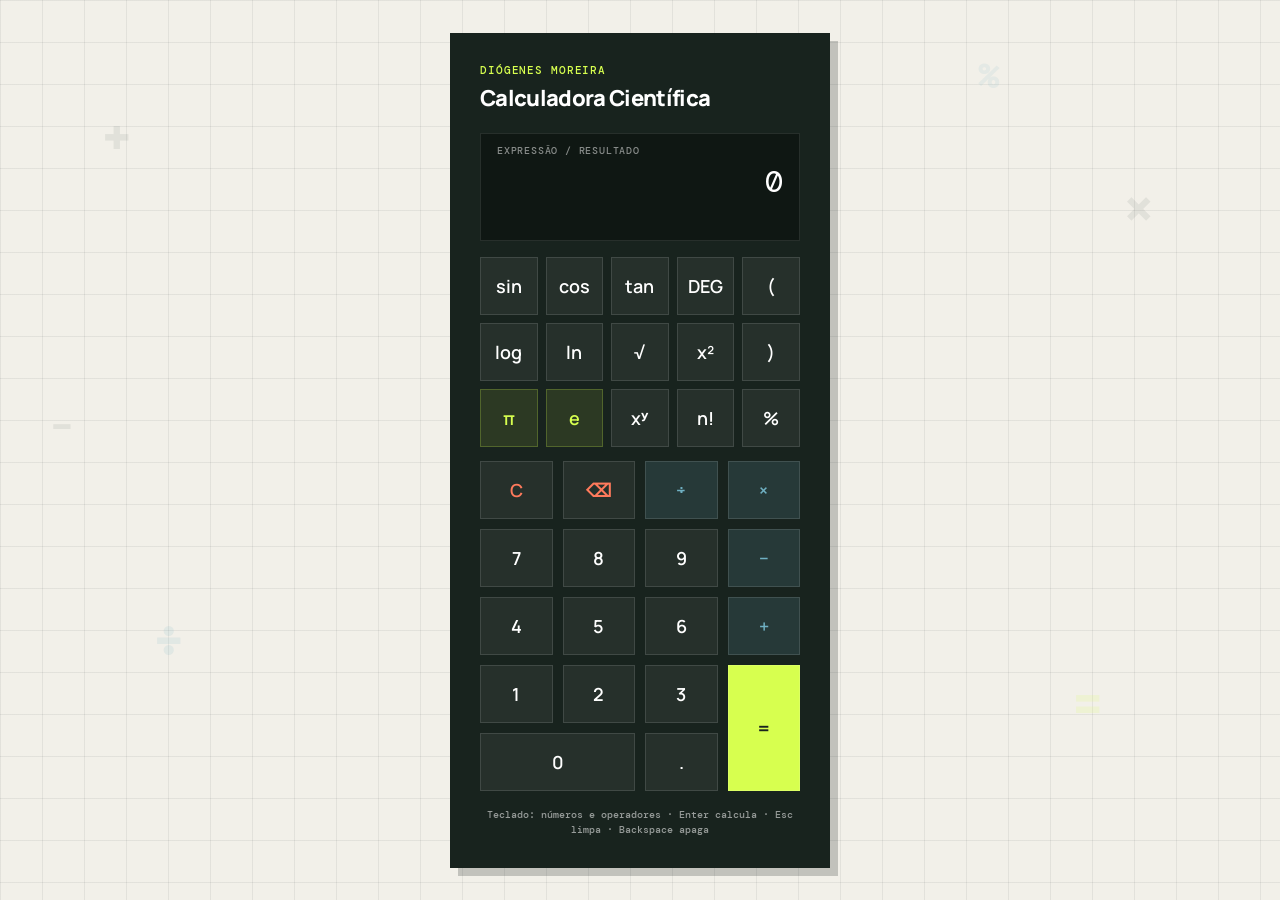
<file: index.html>
<!DOCTYPE html>
<html lang="pt-BR">
<head>
  <meta charset="UTF-8" />
  <meta name="viewport" content="width=device-width, initial-scale=1.0" />
  <meta name="description" content="Calculadora científica feita com HTML, CSS e JavaScript por Diógenes Moreira." />
  <title>Calculadora Científica | Diógenes Moreira</title>
  <link rel="preconnect" href="https://fonts.googleapis.com" />
  <link rel="preconnect" href="https://fonts.gstatic.com" crossorigin />
  <link
    href="https://fonts.googleapis.com/css2?family=DM+Mono:wght@500&family=Manrope:wght@500;700;800&display=swap"
    rel="stylesheet"
  />
  <link rel="stylesheet" href="style.css" />
</head>
<body>
  <div class="bg-decor" aria-hidden="true">
    <span>+</span>
    <span>÷</span>
    <span>×</span>
    <span>=</span>
    <span>−</span>
    <span>%</span>
  </div>

  <main class="calculator">
    <p class="eyebrow">Diógenes Moreira</p>
    <h1>Calculadora Científica</h1>

    <div class="display" aria-live="polite" aria-atomic="true">
      <span class="display-label">Expressão / resultado</span>
      <output id="resultado">0</output>
    </div>

    <section class="key-section" aria-labelledby="cientificas-label">
      <h2 id="cientificas-label" class="sr-only">Funções científicas</h2>
      <div class="keys keys-cientifica">
      <button class="botao sci" type="button" data-value="sin(">sin</button>
      <button class="botao sci" type="button" data-value="cos(">cos</button>
      <button class="botao sci" type="button" data-value="tan(">tan</button>
      <button class="botao sci modo" type="button" id="toggle-modo" data-action="toggle-mode" aria-pressed="false">DEG</button>
      <button class="botao sci" type="button" data-value="(">(</button>

      <button class="botao sci" type="button" data-value="log(">log</button>
      <button class="botao sci" type="button" data-value="ln(">ln</button>
      <button class="botao sci" type="button" data-value="√(">√</button>
      <button class="botao sci" type="button" data-action="square">x²</button>
      <button class="botao sci" type="button" data-value=")">)</button>

      <button class="botao sci acid" type="button" data-value="π">π</button>
      <button class="botao sci acid" type="button" data-value="E">e</button>
      <button class="botao sci" type="button" data-value="^">xʸ</button>
      <button class="botao sci" type="button" data-value="!">n!</button>
      <button class="botao sci" type="button" data-value="%">%</button>
      </div>
    </section>

    <section class="key-section" aria-labelledby="basicas-label">
      <h2 id="basicas-label" class="sr-only">Operações básicas</h2>
      <div class="keys keys-basicas">
      <button class="botao chave" type="button" data-action="clear">C</button>
      <button class="botao chave" type="button" data-action="backspace" aria-label="Apagar último caractere">⌫</button>
      <button class="botao operador" type="button" data-value="/">÷</button>
      <button class="botao operador" type="button" data-value="*">×</button>

      <button class="botao" type="button" data-value="7">7</button>
      <button class="botao" type="button" data-value="8">8</button>
      <button class="botao" type="button" data-value="9">9</button>
      <button class="botao operador" type="button" data-value="-">−</button>

      <button class="botao" type="button" data-value="4">4</button>
      <button class="botao" type="button" data-value="5">5</button>
      <button class="botao" type="button" data-value="6">6</button>
      <button class="botao operador" type="button" data-value="+">+</button>

      <button class="botao" type="button" data-value="1">1</button>
      <button class="botao" type="button" data-value="2">2</button>
      <button class="botao" type="button" data-value="3">3</button>
      <button class="botao igual" type="button" data-action="calculate" aria-label="Calcular resultado">=</button>

      <button class="botao zero" type="button" data-value="0">0</button>
      <button class="botao" type="button" data-value=".">.</button>
      </div>
    </section>

    <p class="keyboard-hint">Teclado: números e operadores · Enter calcula · Esc limpa · Backspace apaga</p>
  </main>

  <script src="script.js"></script>
</body>
</html>
</file>
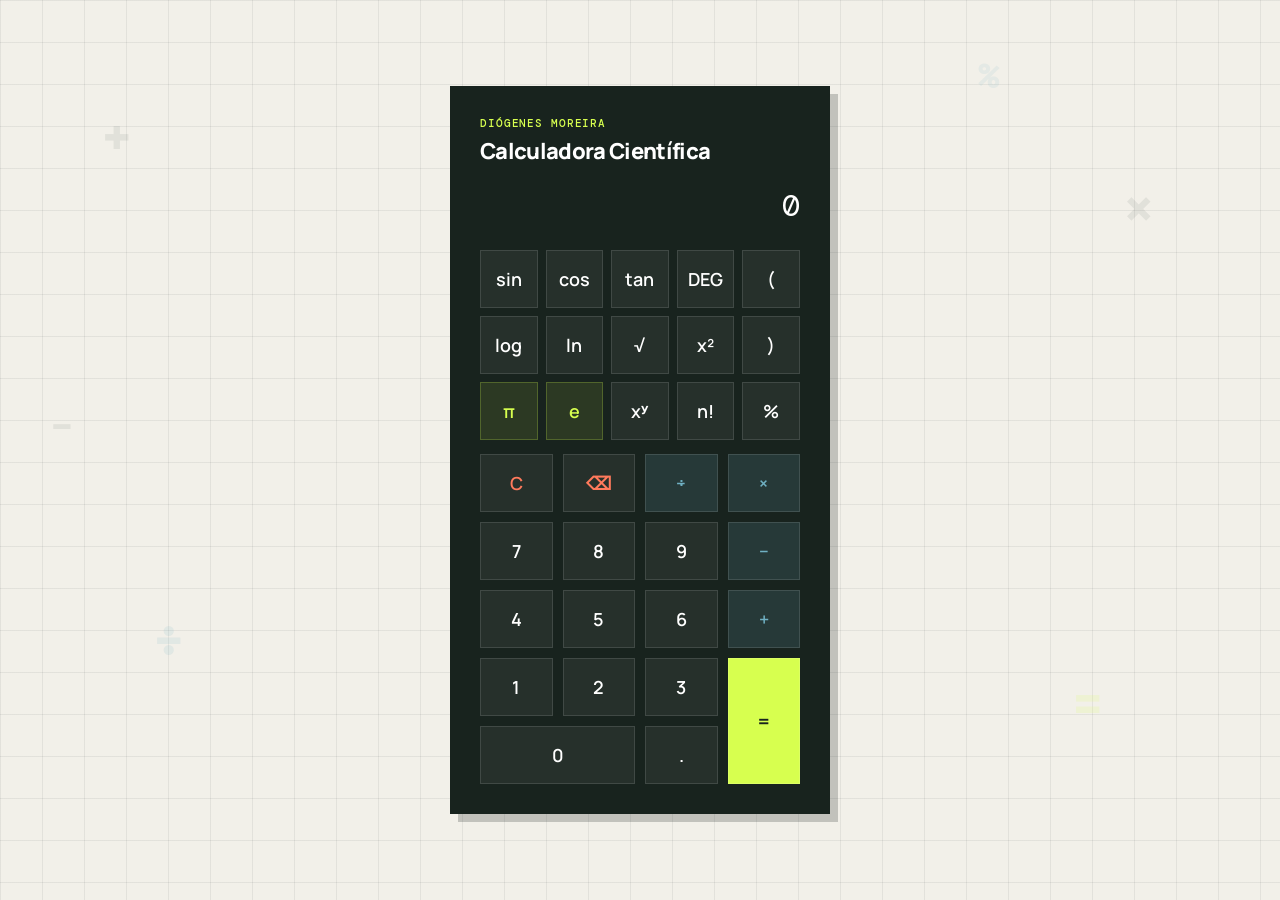
<file: calculadora.html>
<!DOCTYPE html>
<html lang="pt-BR">
<head>
  <meta charset="UTF-8" />
  <meta name="viewport" content="width=device-width, initial-scale=1.0" />
  <meta name="description" content="Calculadora científica feita com HTML, CSS e JavaScript por Diógenes Moreira." />
  <title>Calculadora Científica | Diógenes Moreira</title>
  <link rel="preconnect" href="https://fonts.googleapis.com" />
  <link rel="preconnect" href="https://fonts.gstatic.com" crossorigin />
  <link
    href="https://fonts.googleapis.com/css2?family=DM+Mono:wght@500&family=Manrope:wght@500;700;800&display=swap"
    rel="stylesheet"
  />
  <link rel="stylesheet" href="style.css" />
</head>
<body>
  <div class="bg-decor" aria-hidden="true">
    <span>+</span>
    <span>÷</span>
    <span>×</span>
    <span>=</span>
    <span>−</span>
    <span>%</span>
  </div>

  <main class="calculator">
    <p class="eyebrow">Diógenes Moreira</p>
    <h1>Calculadora Científica</h1>

    <output id="resultado" aria-live="polite">0</output>

    <div class="keys keys-cientifica">
      <button class="botao sci" type="button" data-value="sin(">sin</button>
      <button class="botao sci" type="button" data-value="cos(">cos</button>
      <button class="botao sci" type="button" data-value="tan(">tan</button>
      <button class="botao sci modo" type="button" id="toggle-modo" data-action="toggle-mode" aria-pressed="false">DEG</button>
      <button class="botao sci" type="button" data-value="(">(</button>

      <button class="botao sci" type="button" data-value="log(">log</button>
      <button class="botao sci" type="button" data-value="ln(">ln</button>
      <button class="botao sci" type="button" data-value="√(">√</button>
      <button class="botao sci" type="button" data-action="square">x²</button>
      <button class="botao sci" type="button" data-value=")">)</button>

      <button class="botao sci acid" type="button" data-value="π">π</button>
      <button class="botao sci acid" type="button" data-value="E">e</button>
      <button class="botao sci" type="button" data-value="^">xʸ</button>
      <button class="botao sci" type="button" data-value="!">n!</button>
      <button class="botao sci" type="button" data-value="%">%</button>
    </div>

    <div class="keys keys-basicas">
      <button class="botao chave" type="button" data-action="clear">C</button>
      <button class="botao chave" type="button" data-action="backspace" aria-label="Apagar último caractere">⌫</button>
      <button class="botao operador" type="button" data-value="/">÷</button>
      <button class="botao operador" type="button" data-value="*">×</button>

      <button class="botao" type="button" data-value="7">7</button>
      <button class="botao" type="button" data-value="8">8</button>
      <button class="botao" type="button" data-value="9">9</button>
      <button class="botao operador" type="button" data-value="-">−</button>

      <button class="botao" type="button" data-value="4">4</button>
      <button class="botao" type="button" data-value="5">5</button>
      <button class="botao" type="button" data-value="6">6</button>
      <button class="botao operador" type="button" data-value="+">+</button>

      <button class="botao" type="button" data-value="1">1</button>
      <button class="botao" type="button" data-value="2">2</button>
      <button class="botao" type="button" data-value="3">3</button>
      <button class="botao igual" type="button" data-action="calculate" aria-label="Calcular resultado">=</button>

      <button class="botao zero" type="button" data-value="0">0</button>
      <button class="botao" type="button" data-value=".">.</button>
    </div>
  </main>

  <script src="script.js"></script>
</body>
</html>
</file>
<file: style.css>
@charset "UTF-8";

* {
  margin: 0;
  padding: 0;
  box-sizing: border-box;
}

:root {
  --ink: #18231e;
  --paper: #f2f0e9;
  --acid: #d7ff4f;
  --accent2: #6fb0c2;
  --warn: #ff7a5c;
  --panel: #0f1713;
  --grid-line: rgba(24, 35, 30, 0.07);
  --mono: "DM Mono", monospace;
  --sans: "Manrope", sans-serif;
}

body {
  min-height: 100vh;
  display: flex;
  align-items: center;
  justify-content: center;
  background-color: var(--paper);
  background-image: linear-gradient(var(--grid-line) 1px, transparent 1px),
    linear-gradient(90deg, var(--grid-line) 1px, transparent 1px);
  background-size: 42px 42px;
  font-family: var(--sans);
  color: var(--ink);
  padding: 32px 16px;
  position: relative;
  overflow: hidden;
}

.bg-decor {
  position: fixed;
  inset: 0;
  z-index: 0;
  overflow: hidden;
  pointer-events: none;
}

.bg-decor span {
  position: absolute;
  font: 700 46px var(--mono);
  color: var(--ink);
  opacity: 0.07;
  animation: float 9s ease-in-out infinite;
}

.bg-decor span:nth-child(1) {
  top: 12%;
  left: 8%;
  animation-delay: 0s;
}

.bg-decor span:nth-child(2) {
  top: 68%;
  left: 12%;
  color: var(--accent2);
  opacity: 0.12;
  animation-delay: 1.2s;
}

.bg-decor span:nth-child(3) {
  top: 20%;
  right: 10%;
  animation-delay: 2.4s;
}

.bg-decor span:nth-child(4) {
  top: 75%;
  right: 14%;
  color: var(--acid);
  opacity: 0.14;
  animation-delay: 0.6s;
}

.bg-decor span:nth-child(5) {
  top: 45%;
  left: 4%;
  font-size: 34px;
  animation-delay: 3s;
}

.bg-decor span:nth-child(6) {
  top: 6%;
  right: 22%;
  font-size: 34px;
  color: var(--accent2);
  opacity: 0.1;
  animation-delay: 1.8s;
}

@keyframes float {
  0%,
  100% {
    transform: translateY(0);
  }
  50% {
    transform: translateY(-18px);
  }
}

.calculator {
  position: relative;
  z-index: 1;
  width: min(380px, 100%);
  background: var(--ink);
  color: #fff;
  padding: 28px;
  border: 2px solid var(--ink);
  box-shadow: 8px 8px 0 rgba(24, 35, 30, 0.22);
}

.eyebrow {
  font: 500 11px var(--mono);
  letter-spacing: 0.08em;
  text-transform: uppercase;
  color: var(--acid);
}

.calculator h1 {
  font: 800 22px var(--sans);
  letter-spacing: -0.03em;
  margin: 6px 0 20px;
}

.display {
  background: var(--panel);
  border: 1px solid rgba(255, 255, 255, 0.1);
  padding: 10px 16px 14px;
  margin-bottom: 16px;
}

.display-label {
  display: block;
  margin-bottom: 5px;
  color: rgba(255, 255, 255, 0.5);
  font: 500 10px var(--mono);
  letter-spacing: 0.08em;
  text-transform: uppercase;
}

#resultado {
  display: block;
  width: 100%;
  min-height: 64px;
  background: transparent;
  color: #fff;
  font: 30px var(--mono);
  text-align: right;
  padding: 0;
  overflow-x: auto;
  white-space: nowrap;
}

.sr-only {
  position: absolute;
  width: 1px;
  height: 1px;
  padding: 0;
  margin: -1px;
  overflow: hidden;
  clip: rect(0, 0, 0, 0);
  white-space: nowrap;
  border: 0;
}

.key-section { display: contents; }

/* ---------- Painel científico ---------- */
.keys-cientifica {
  display: grid;
  grid-template-columns: repeat(5, 1fr);
  gap: 8px;
  margin-bottom: 14px;
}

.sci {
  padding: 12px 0;
  font: 600 13px var(--mono);
  color: var(--accent2);
  background: rgba(111, 176, 194, 0.1);
  border: 1px solid rgba(111, 176, 194, 0.22);
}

.sci:hover {
  background: rgba(111, 176, 194, 0.2);
}

.sci.acid {
  color: var(--acid);
  background: rgba(215, 255, 79, 0.1);
  border-color: rgba(215, 255, 79, 0.22);
}

.sci.acid:hover {
  background: rgba(215, 255, 79, 0.18);
}

.modo {
  font-weight: 800;
  letter-spacing: 0.04em;
}

.modo[aria-pressed="true"] {
  background: var(--accent2);
  color: var(--ink);
}

/* ---------- Painel básico (números e operadores) ---------- */
.keys-basicas {
  display: grid;
  grid-template-columns: repeat(4, 1fr);
  grid-template-areas:
    "clear back div mult"
    "n7 n8 n9 minus"
    "n4 n5 n6 plus"
    "n1 n2 n3 equals"
    "zero zero dot equals";
  gap: 10px;
}

.keys-basicas button:nth-child(1) {
  grid-area: clear;
}
.keys-basicas button:nth-child(2) {
  grid-area: back;
}
.keys-basicas button:nth-child(3) {
  grid-area: div;
}
.keys-basicas button:nth-child(4) {
  grid-area: mult;
}
.keys-basicas button:nth-child(5) {
  grid-area: n7;
}
.keys-basicas button:nth-child(6) {
  grid-area: n8;
}
.keys-basicas button:nth-child(7) {
  grid-area: n9;
}
.keys-basicas button:nth-child(8) {
  grid-area: minus;
}
.keys-basicas button:nth-child(9) {
  grid-area: n4;
}
.keys-basicas button:nth-child(10) {
  grid-area: n5;
}
.keys-basicas button:nth-child(11) {
  grid-area: n6;
}
.keys-basicas button:nth-child(12) {
  grid-area: plus;
}
.keys-basicas button:nth-child(13) {
  grid-area: n1;
}
.keys-basicas button:nth-child(14) {
  grid-area: n2;
}
.keys-basicas button:nth-child(15) {
  grid-area: n3;
}
.keys-basicas button:nth-child(16) {
  grid-area: equals;
}
.keys-basicas button:nth-child(17) {
  grid-area: zero;
}
.keys-basicas button:nth-child(18) {
  grid-area: dot;
}

.botao {
  padding: 16px 0;
  font: 600 18px var(--sans);
  color: #fff;
  background: rgba(255, 255, 255, 0.06);
  border: 1px solid rgba(255, 255, 255, 0.12);
  cursor: pointer;
  transition:
    background 0.15s ease,
    transform 0.1s ease;
}

.botao:hover {
  background: rgba(255, 255, 255, 0.14);
}

.botao:active {
  transform: scale(0.95);
}

.botao:focus-visible {
  outline: 2px solid var(--acid);
  outline-offset: 2px;
}

.operador {
  background: rgba(111, 176, 194, 0.16);
  color: var(--accent2);
}

.operador:hover {
  background: rgba(111, 176, 194, 0.28);
}

.chave {
  color: var(--warn);
}

.igual {
  background: var(--acid);
  color: var(--ink);
  font-weight: 800;
}

.igual:hover {
  background: #c3ec3d;
}

@media (prefers-reduced-motion: reduce) {
  .botao {
    transition: none;
  }

  .bg-decor span {
    animation: none;
  }
}

.keyboard-hint {
  margin-top: 16px;
  color: rgba(255, 255, 255, 0.55);
  font: 500 10px/1.55 var(--mono);
  text-align: center;
}

@media (max-width: 430px) {
  body {
    padding: 16px 10px;
    overflow: auto;
  }

  .calculator {
    padding: 20px 16px;
    box-shadow: 5px 5px 0 rgba(24, 35, 30, 0.2);
  }

  .calculator h1 {
    font-size: 20px;
    margin-bottom: 16px;
  }

  .keys-cientifica {
    gap: 6px;
  }

  .sci {
    padding: 11px 0;
    font-size: 12px;
  }

  .keys-basicas {
    gap: 8px;
  }

  .botao {
    padding: 14px 0;
  }
}
</file>
